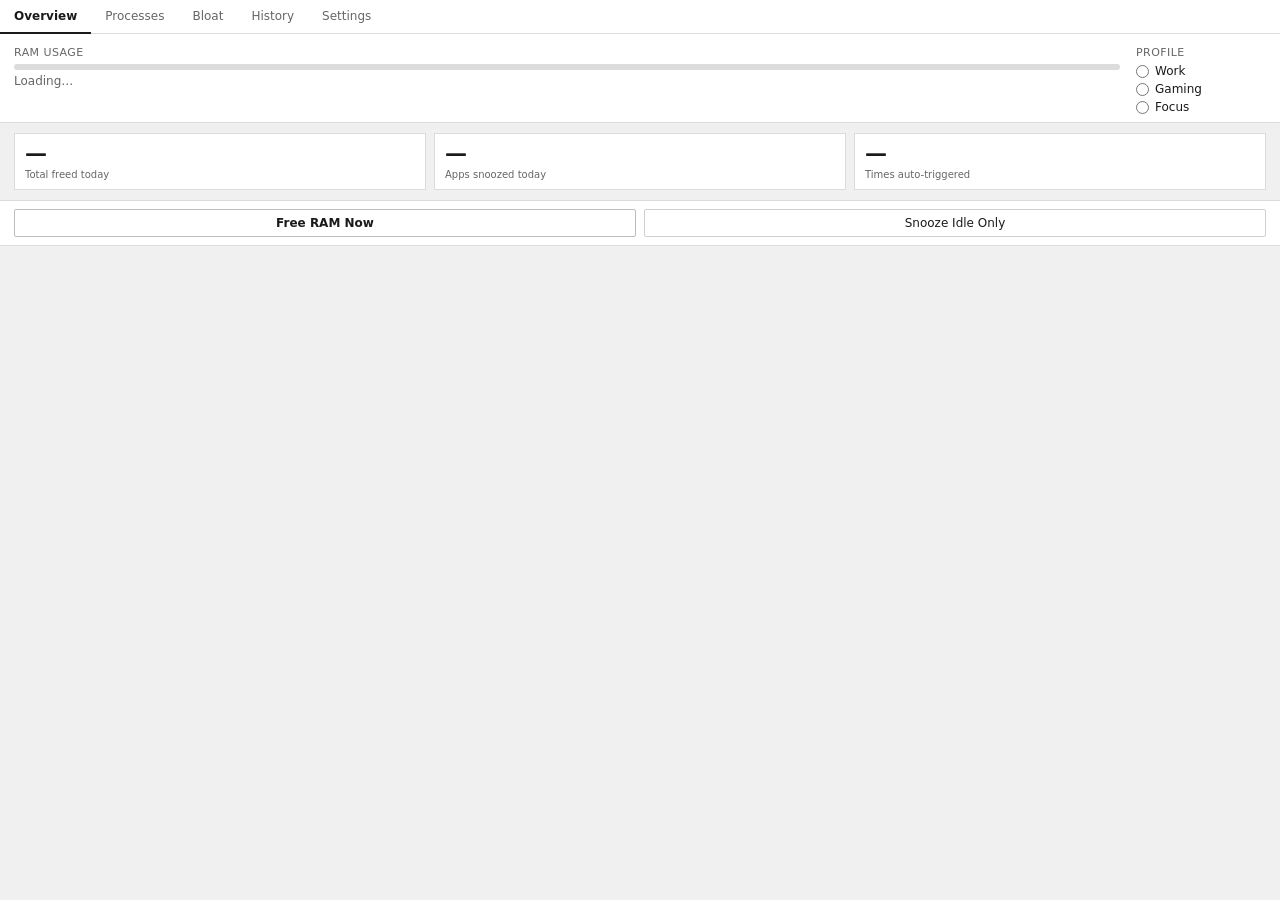
<file: src/detail_window/index.html>
<!DOCTYPE html>
<html lang="en">
<head>
  <meta charset="UTF-8" />
  <meta name="viewport" content="width=device-width, initial-scale=1.0" />
  <title>Gingify</title>
  <meta name="description" content="Gingify — RAM Manager for Windows. View processes, bloat, history and settings." />
  <link rel="stylesheet" href="app.css" />
</head>
<body>

  <!-- ── Tab Navigation ─────────────────────────────────────────────────────── -->
  <nav class="tab-bar" role="tablist" aria-label="Detail tabs">
    <button id="tab-btn-overview"   class="tab-btn active" data-tab="overview"   role="tab" aria-selected="true"  aria-controls="tab-overview">Overview</button>
    <button id="tab-btn-processes"  class="tab-btn"        data-tab="processes"  role="tab" aria-selected="false" aria-controls="tab-processes">Processes</button>
    <button id="tab-btn-bloat"      class="tab-btn"        data-tab="bloat"      role="tab" aria-selected="false" aria-controls="tab-bloat">Bloat</button>
    <button id="tab-btn-history"    class="tab-btn"        data-tab="history"    role="tab" aria-selected="false" aria-controls="tab-history">History</button>
    <button id="tab-btn-settings"   class="tab-btn"        data-tab="settings"   role="tab" aria-selected="false" aria-controls="tab-settings">Settings</button>
  </nav>

  <!-- ── Tab: Overview ──────────────────────────────────────────────────────── -->
  <section id="tab-overview" class="tab-content active" role="tabpanel" aria-labelledby="tab-btn-overview">

    <div class="overview-top">
      <!-- RAM Bar -->
      <div class="overview-ram-block">
        <div class="section-label">RAM Usage</div>
        <div class="ram-bar-track" role="progressbar" aria-label="RAM usage">
          <div id="ov-ram-bar-fill" class="ram-bar-fill"></div>
        </div>
        <div class="ram-detail-row">
          <span id="ov-ram-status" class="ram-status-text">Loading…</span>
          <span id="ov-ram-detail" class="ram-detail-text"></span>
        </div>
      </div>

      <!-- Profile selector -->
      <div class="overview-profile-block">
        <div class="section-label">Profile</div>
        <div class="profile-radio-group" id="ov-profile-group" role="group" aria-label="Active profile">
          <label class="profile-radio-label"><input type="radio" name="ov-profile" value="Work"   id="ov-profile-work"  /> Work</label>
          <label class="profile-radio-label"><input type="radio" name="ov-profile" value="Gaming" id="ov-profile-gaming"/> Gaming</label>
          <label class="profile-radio-label"><input type="radio" name="ov-profile" value="Focus"  id="ov-profile-focus" /> Focus</label>
        </div>
      </div>
    </div>

    <!-- Stats Cards -->
    <div class="stats-cards">
      <div class="stats-card" id="ov-card-freed">
        <div class="stats-card-value" id="ov-freed-value">—</div>
        <div class="stats-card-label">Total freed today</div>
      </div>
      <div class="stats-card" id="ov-card-apps">
        <div class="stats-card-value" id="ov-apps-value">—</div>
        <div class="stats-card-label">Apps snoozed today</div>
      </div>
      <div class="stats-card" id="ov-card-auto">
        <div class="stats-card-value" id="ov-auto-value">—</div>
        <div class="stats-card-label">Times auto-triggered</div>
      </div>
    </div>

    <!-- Action Buttons -->
    <div class="overview-actions">
      <button id="ov-btn-free-now"    class="btn btn-primary" style="flex:1">Free RAM Now</button>
      <button id="ov-btn-trim-idle"   class="btn"             style="flex:1">Snooze Idle Only</button>
    </div>

    <!-- Trim result feedback -->
    <div id="ov-trim-banner" class="trim-banner hidden"></div>

    <!-- Bloat alert -->
    <div id="ov-bloat-alert" class="bloat-alert hidden">
      <span id="ov-bloat-alert-text" class="bloat-alert-text"></span>
      <button id="ov-bloat-alert-link" class="btn btn-ghost" style="font-size:11px">View Bloat Panel →</button>
    </div>

  </section>

  <!-- ── Tab: Processes ─────────────────────────────────────────────────────── -->
  <section id="tab-processes" class="tab-content" role="tabpanel" aria-labelledby="tab-btn-processes">

    <div class="tab-toolbar">
      <label for="proc-sort" class="toolbar-label">Sort by:</label>
      <select id="proc-sort" class="toolbar-select">
        <option value="ram">RAM</option>
        <option value="name">Name</option>
        <option value="idle">Idle Time</option>
      </select>
      <input id="proc-filter" type="search" class="toolbar-filter" placeholder="Filter…" aria-label="Filter processes" />
      <button id="proc-btn-trim-all-idle" class="btn btn-primary" style="margin-left:auto">Snooze Idle Apps</button>
    </div>

    <div id="proc-list-container" class="scrollable-list">
      <p class="loading-text">Loading processes…</p>
    </div>

    <div class="tab-footer-row">
      <label class="toggle-label" for="proc-show-system">
        <input type="checkbox" id="proc-show-system" />
        Show system processes
      </label>
    </div>

  </section>

  <!-- ── Tab: Bloat ─────────────────────────────────────────────────────────── -->
  <section id="tab-bloat" class="tab-content" role="tabpanel" aria-labelledby="tab-btn-bloat">

    <div class="tab-intro">
      <div class="tab-intro-title">Windows AI &amp; Background Services</div>
      <div class="tab-intro-sub">These are running silently and eating your RAM.</div>
    </div>

    <div id="bloat-list-container" class="scrollable-list">
      <p class="loading-text">Loading bloat list…</p>
    </div>

    <div class="bloat-footer">
      <div id="bloat-total-text" class="bloat-total-text"></div>
      <button id="bloat-btn-suspend-all" class="btn btn-danger">Suspend All Bloat</button>
      <p class="bloat-note">Suspending does not uninstall or disable permanently. These apps resume when Windows restarts them.</p>
    </div>

  </section>

  <!-- ── Tab: History ───────────────────────────────────────────────────────── -->
  <section id="tab-history" class="tab-content" role="tabpanel" aria-labelledby="tab-btn-history">

    <div id="history-list-container" class="scrollable-list">
      <p class="loading-text">Loading history…</p>
    </div>

    <div class="history-footer">
      <span id="history-week-total" class="history-week-text"></span>
    </div>

  </section>

  <!-- ── Tab: Settings ──────────────────────────────────────────────────────── -->
  <section id="tab-settings" class="tab-content" role="tabpanel" aria-labelledby="tab-btn-settings">
    <div class="settings-scroll">

      <!-- Auto-snooze -->
      <div class="settings-group">
        <div class="settings-group-label">Auto-snooze</div>
        <div class="settings-row">
          <span class="settings-row-label">Enable auto-snooze</span>
          <label class="toggle-switch">
            <input type="checkbox" id="cfg-auto-trim-enabled" />
            <span class="toggle-track"><span class="toggle-thumb"></span></span>
          </label>
        </div>
        <div class="settings-row">
          <span class="settings-row-label">Trigger threshold</span>
          <select id="cfg-threshold" class="settings-select">
            <option value="70">70%</option>
            <option value="75">75%</option>
            <option value="80">80%</option>
            <option value="85">85%</option>
            <option value="90">90%</option>
          </select>
        </div>
        <div class="settings-row">
          <span class="settings-row-label">Idle time before snoozing</span>
          <select id="cfg-idle-time" class="settings-select">
            <option value="300">5 min</option>
            <option value="600">10 min</option>
            <option value="900">15 min</option>
            <option value="1200">20 min</option>
            <option value="1800">30 min</option>
          </select>
        </div>
      </div>

      <!-- Hard Suspend -->
      <div class="settings-group">
        <div class="settings-group-label">Hard Suspend</div>
        <div class="settings-row">
          <div>
            <span class="settings-row-label">Enable hard suspend (Gaming Mode)</span>
            <div class="settings-row-sub">Requires admin. More aggressive — apps fully freeze.</div>
          </div>
          <label class="toggle-switch">
            <input type="checkbox" id="cfg-hard-suspend" />
            <span class="toggle-track"><span class="toggle-thumb"></span></span>
          </label>
        </div>
      </div>

      <!-- Exclusions -->
      <div class="settings-group">
        <div class="settings-group-label">Exclusions</div>
        <div class="settings-row-stack">
          <div class="settings-row-label">Never snooze these apps:</div>
          <div id="exclusion-chips" class="exclusion-chip-row"></div>
          <div class="exclusion-add-row">
            <input type="text" id="exclusion-input" class="exclusion-input" placeholder="process.exe" aria-label="Process name to exclude" />
            <button id="exclusion-add-btn" class="btn btn-primary" style="font-size:11px;padding:4px 10px">+ Add</button>
          </div>
        </div>
      </div>

      <!-- System -->
      <div class="settings-group">
        <div class="settings-group-label">System</div>
        <div class="settings-row">
          <span class="settings-row-label">Start with Windows</span>
          <label class="toggle-switch">
            <input type="checkbox" id="cfg-start-on-login" />
            <span class="toggle-track"><span class="toggle-thumb"></span></span>
          </label>
        </div>
        <div class="settings-row">
          <span class="settings-row-label">Show notifications</span>
          <label class="toggle-switch">
            <input type="checkbox" id="cfg-notifications" />
            <span class="toggle-track"><span class="toggle-thumb"></span></span>
          </label>
        </div>
        <div class="settings-row">
          <span class="settings-row-label">Theme</span>
          <select id="cfg-theme" class="settings-select">
            <option value="system">System</option>
            <option value="light">Light</option>
            <option value="dark">Dark</option>
          </select>
        </div>
      </div>

      <!-- About -->
      <div class="settings-group">
        <div class="settings-group-label">About</div>
        <div class="about-row">
          <!-- FIX: version populated dynamically from Cargo.toml via app.getVersion() -->
          <span id="about-version" class="about-version">Gingify</span>
          <span class="about-sep">·</span>
          <button id="about-check-updates" class="btn btn-ghost" style="font-size:11px;padding:2px 6px">Check for updates</button>
          <span class="about-sep">·</span>
          <a id="about-github" href="#" class="about-link">GitHub</a>
          <span class="about-sep">·</span>
          <!-- FIX: Welcome Screen button removed — serves no purpose for end users -->
          <button id="about-quit" class="btn btn-ghost btn-danger" style="font-size:11px;padding:2px 6px">Quit Gingify</button>
        </div>
        <div id="about-update-badge" class="update-badge hidden"></div>
      </div>

    </div>
  </section>

  <script src="app.js" defer></script>
</body>
</html>
</file>
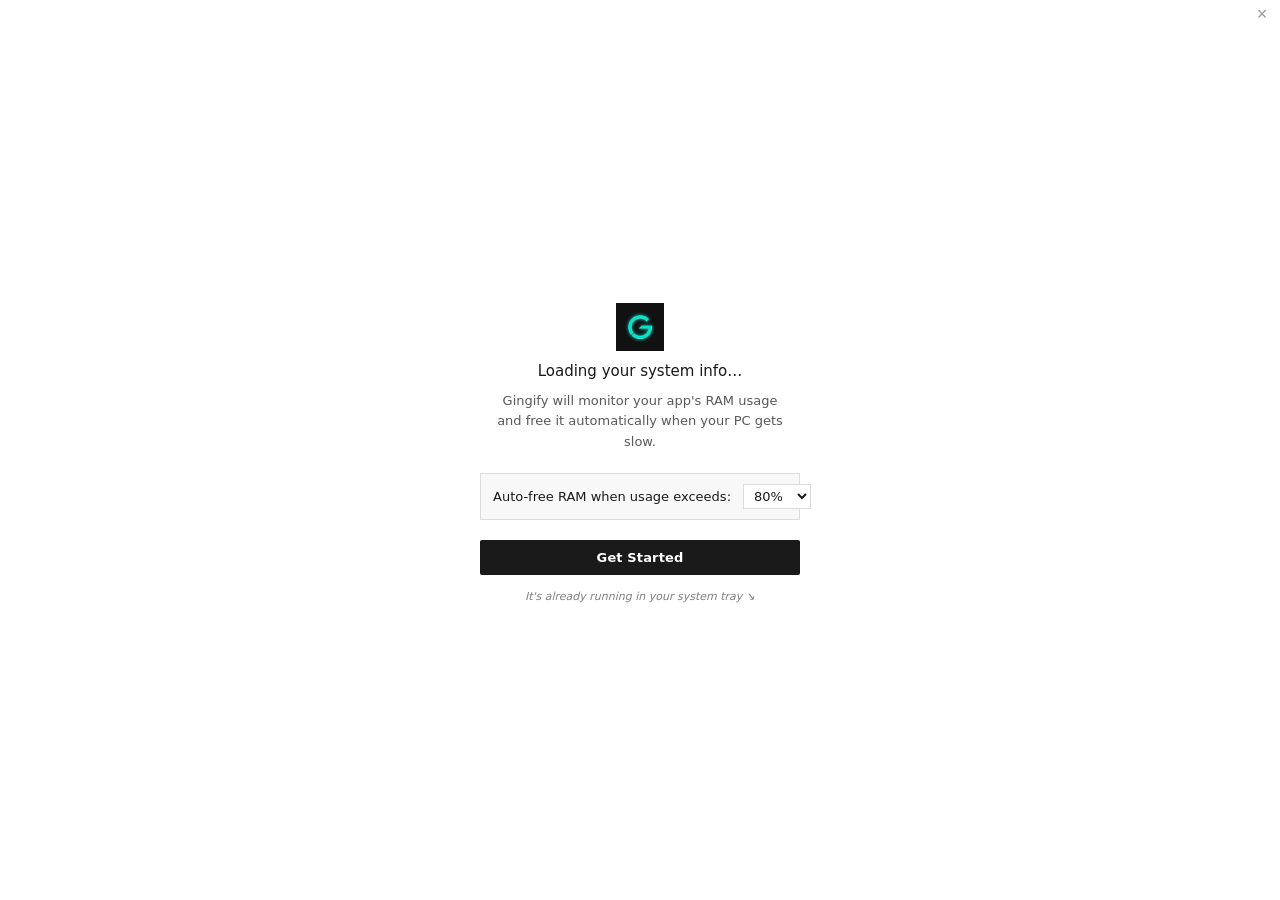
<file: src/onboarding/index.html>
<!DOCTYPE html>
<html lang="en">
<head>
  <meta charset="UTF-8" />
  <meta name="viewport" content="width=device-width, initial-scale=1.0" />
  <title>Gingify — Welcome</title>
  <link rel="stylesheet" href="onboarding.css" />
</head>
<body>
  <!-- Drag bar: gives a grab target since decorations are off, hosts the close button -->
  <div class="drag-bar">
    <button id="close-btn" class="close-btn" aria-label="Close" title="Close">&#215;</button>
  </div>

  <div class="container" id="container">

    <!-- App icon -->
    <img src="../icons/128x128.png" alt="Gingify" style="width:48px;height:48px;margin-bottom:8px;object-fit:contain;" />

    <!-- Headline — filled by JS with live system values -->
    <p class="headline" id="headline">
      Loading your system info…
    </p>

    <!-- Description -->
    <p class="description">
      Gingify will monitor your app's RAM usage<br />
      and free it automatically when your PC gets slow.
    </p>

    <!-- Threshold row -->
    <div class="threshold-row">
      <label for="threshold-select">Auto-free RAM when usage exceeds:</label>
      <select id="threshold-select">
        <option value="70">70%</option>
        <option value="75">75%</option>
        <option value="80" selected>80%</option>
        <option value="85">85%</option>
        <option value="90">90%</option>
      </select>
    </div>

    <!-- CTA -->
    <button id="get-started-btn" class="btn-primary">Get Started</button>

    <!-- Hint -->
    <p class="hint">It's already running in your system tray ↘</p>

  </div>

  <script src="onboarding.js"></script>
</body>
</html>
</file>
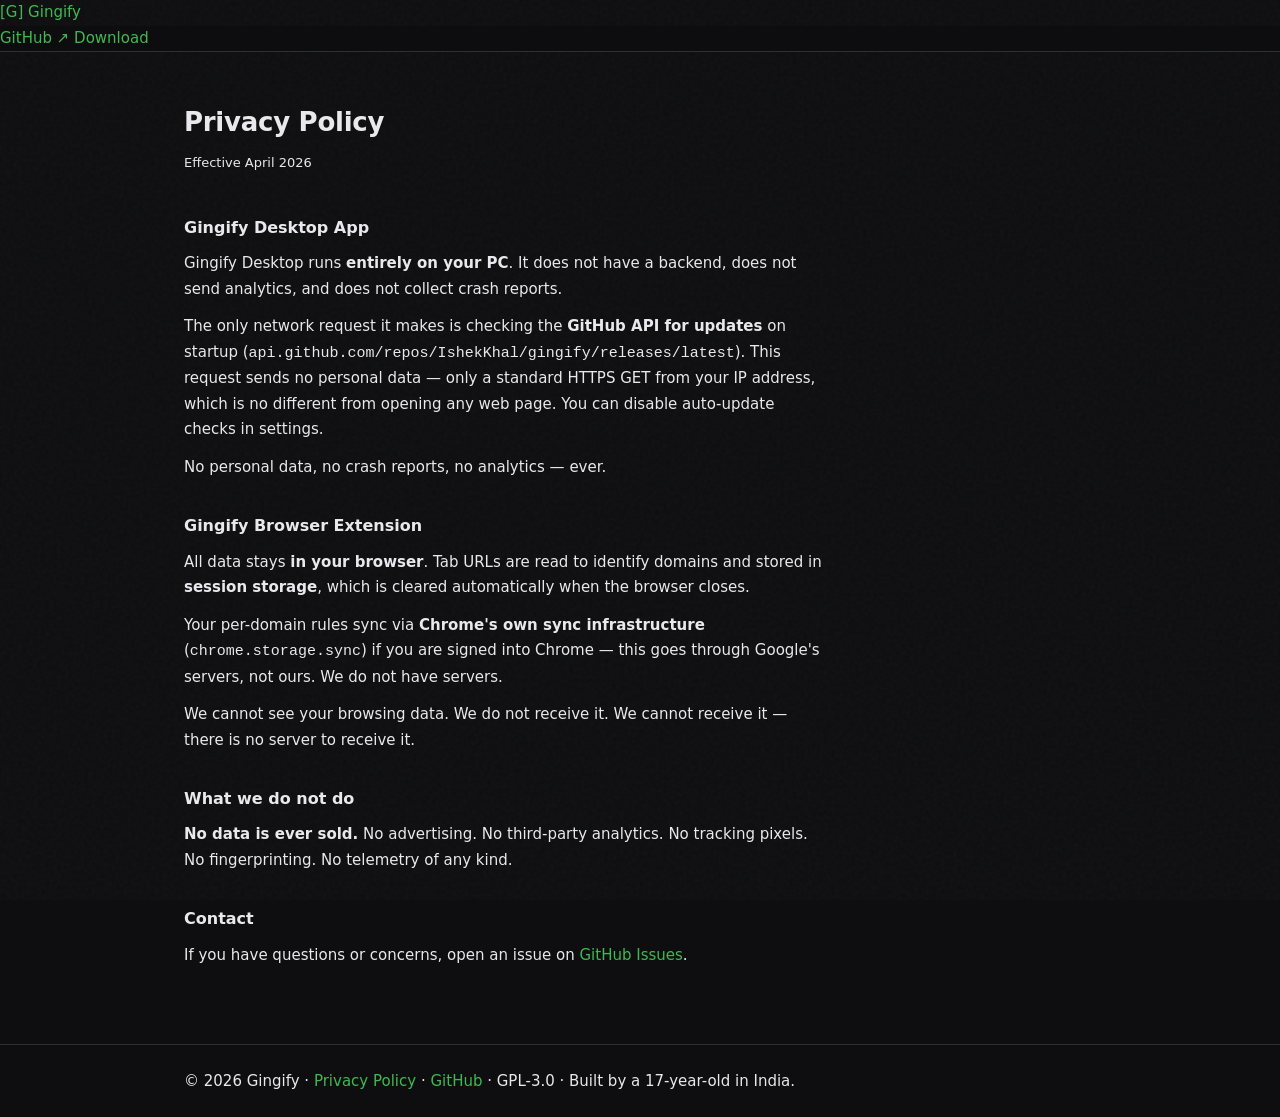
<file: privacy.html>
<!DOCTYPE html>
<html lang="en">
<head>
  <meta charset="UTF-8" />
  <meta name="viewport" content="width=device-width, initial-scale=1.0" />
  <title>Privacy Policy — Gingify</title>
  <link rel="stylesheet" href="style.css" />
  <style>
    .privacy-body {
      padding: 48px 0 64px;
      max-width: 640px;
    }
    .privacy-body h1 {
      font-size: 26px;
      font-weight: 700;
      margin-bottom: 8px;
      letter-spacing: -0.01em;
    }
    .privacy-body .updated {
      font-size: 13px;
      color: var(--text-secondary);
      margin-bottom: 40px;
    }
    .privacy-body h2 {
      font-size: 16px;
      font-weight: 700;
      margin: 32px 0 10px;
    }
    .privacy-body p {
      color: var(--text-secondary);
      margin-bottom: 12px;
      font-size: 15px;
    }
    .privacy-body p strong {
      color: var(--text-primary);
    }
  </style>
</head>
<body>

  <!-- ── Header ──────────────────────────────────────────────── -->
  <header class="site-header">
    <div class="header-inner">
      <a class="logo" href="index.html">[G] Gingify</a>
      <nav class="header-nav">
        <a href="https://github.com/IshekKhal/gingify" target="_blank" rel="noopener">GitHub ↗</a>
        <a href="index.html#download">Download</a>
      </nav>
    </div>
  </header>

  <!-- ── Privacy Policy ──────────────────────────────────────── -->
  <div class="container">
    <div class="privacy-body">
      <h1>Privacy Policy</h1>
      <p class="updated">Effective April 2026</p>

      <h2>Gingify Desktop App</h2>
      <p>Gingify Desktop runs <strong>entirely on your PC</strong>. It does not have a backend, does not send analytics, and does not collect crash reports.</p>
      <p>The only network request it makes is checking the <strong>GitHub API for updates</strong> on startup (<code>api.github.com/repos/IshekKhal/gingify/releases/latest</code>). This request sends no personal data — only a standard HTTPS GET from your IP address, which is no different from opening any web page. You can disable auto-update checks in settings.</p>
      <p>No personal data, no crash reports, no analytics — ever.</p>

      <h2>Gingify Browser Extension</h2>
      <p>All data stays <strong>in your browser</strong>. Tab URLs are read to identify domains and stored in <strong>session storage</strong>, which is cleared automatically when the browser closes.</p>
      <p>Your per-domain rules sync via <strong>Chrome's own sync infrastructure</strong> (<code>chrome.storage.sync</code>) if you are signed into Chrome — this goes through Google's servers, not ours. We do not have servers.</p>
      <p>We cannot see your browsing data. We do not receive it. We cannot receive it — there is no server to receive it.</p>

      <h2>What we do not do</h2>
      <p>
        <strong>No data is ever sold.</strong> No advertising. No third-party analytics. No tracking pixels. No fingerprinting. No telemetry of any kind.
      </p>

      <h2>Contact</h2>
      <p>If you have questions or concerns, open an issue on <a href="https://github.com/IshekKhal/gingify/issues" target="_blank" rel="noopener">GitHub Issues</a>.</p>
    </div>
  </div>

  <!-- ── Footer ──────────────────────────────────────────────── -->
  <footer class="site-footer">
    <div class="container">
      <p>© 2026 Gingify · <a href="privacy.html">Privacy Policy</a> · <a href="https://github.com/IshekKhal/gingify" target="_blank" rel="noopener">GitHub</a> · GPL-3.0 · Built by a 17-year-old in India.</p>
    </div>
  </footer>

</body>
</html>
</file>
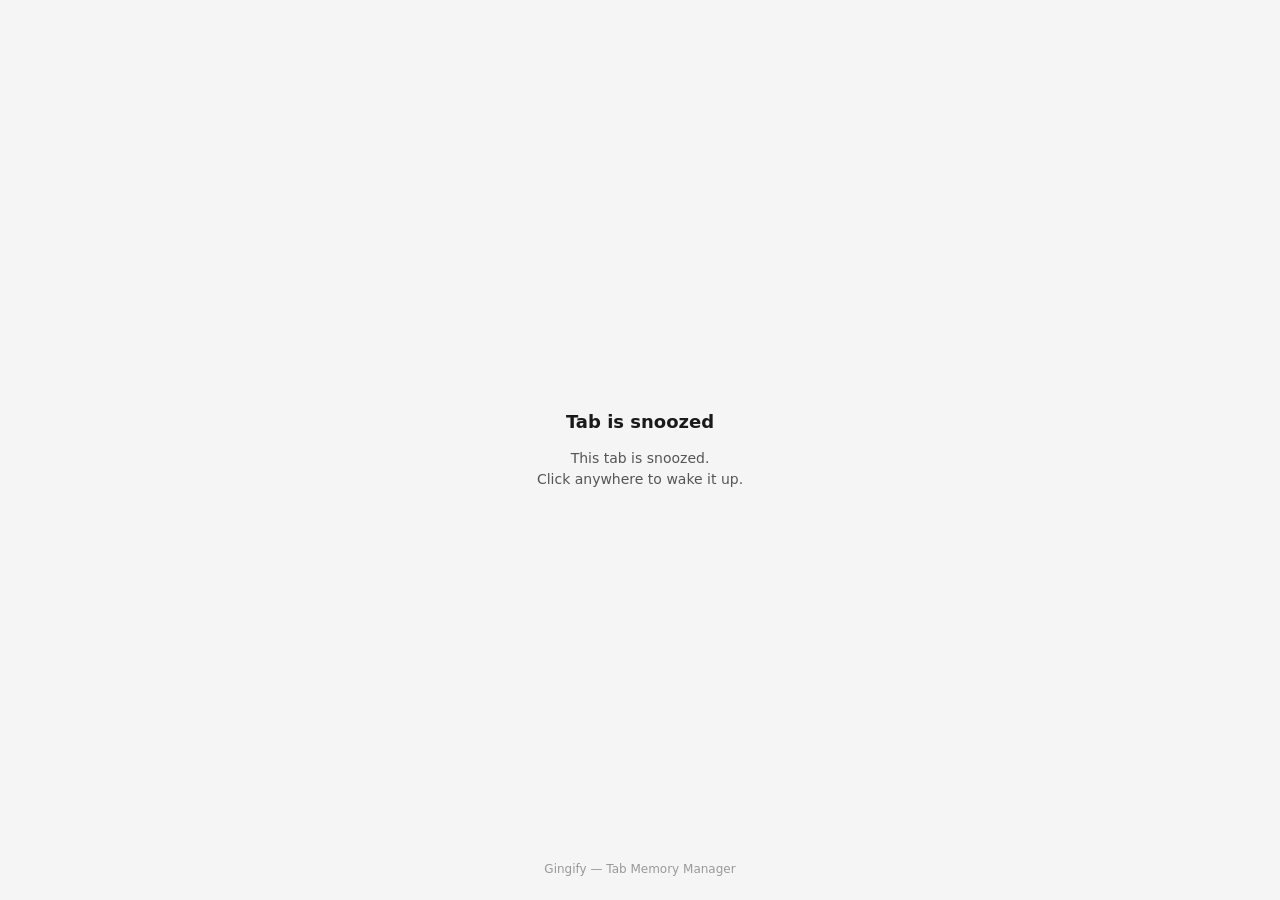
<file: gingify-extension/sleep.html>
<!DOCTYPE html>
<html lang="en">
<head>
  <meta charset="UTF-8">
  <meta name="viewport" content="width=device-width, initial-scale=1.0">
  <title>Tab Snoozed — Gingify</title>
  <style>
    *, *::before, *::after { box-sizing: border-box; margin: 0; padding: 0; }

    :root {
      --bg: #1a1a1a;
      --text: #e8e8e8;
      --domain: #ffffff;
      --muted: #9e9e9e;
      --subtle: #616161;
      --hint: #424242;
    }

    @media (prefers-color-scheme: light) {
      :root {
        --bg: #f5f5f5;
        --text: #1a1a1a;
        --domain: #1a1a1a;
        --muted: #555555;
        --subtle: #777777;
        --hint: #999999;
      }
    }

    html, body {
      height: 100%;
      background: var(--bg);
      color: var(--text);
      font-family: 'Segoe UI', system-ui, sans-serif;
      cursor: pointer;
      user-select: none;
    }

    body {
      display: flex;
      flex-direction: column;
      align-items: center;
      justify-content: center;
      gap: 16px;
      text-align: center;
    }

    .favicon {
      width: 32px;
      height: 32px;
      border-radius: 6px;
      object-fit: contain;
    }

    .domain {
      font-size: 18px;
      font-weight: 600;
      color: var(--domain);
    }

    .message {
      font-size: 14px;
      color: var(--muted);
      line-height: 1.5;
    }

    .ram-saved {
      font-size: 13px;
      color: var(--subtle);
      margin-top: 4px;
    }

    .hint {
      position: fixed;
      bottom: 24px;
      font-size: 12px;
      color: var(--hint);
    }
  </style>
</head>
<body>
  <img id="favicon" class="favicon" alt="" style="display:none">
  <div id="domain" class="domain">Tab is snoozed</div>
  <div class="message">This tab is snoozed.<br>Click anywhere to wake it up.</div>
  <div id="ram-saved" class="ram-saved" style="display:none"></div>
  <div class="hint">Gingify — Tab Memory Manager</div>

  <script src="sleep.js"></script>
</body>
</html>
</file>
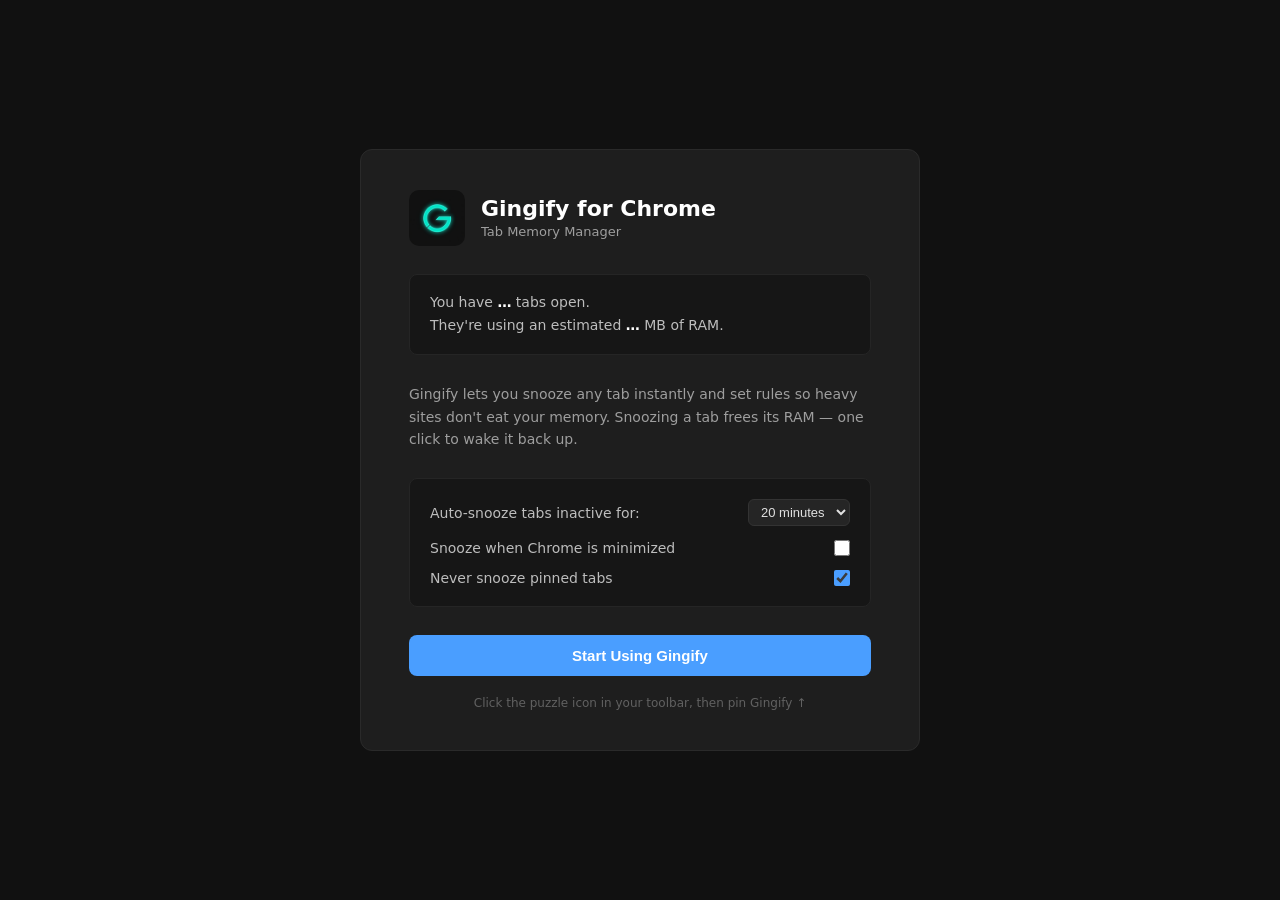
<file: gingify-extension/welcome.html>
<!DOCTYPE html>
<html lang="en">
<head>
  <meta charset="UTF-8">
  <meta name="viewport" content="width=device-width, initial-scale=1.0">
  <title>Welcome to Gingify</title>
  <style>
    *, *::before, *::after { box-sizing: border-box; margin: 0; padding: 0; }

    body {
      min-height: 100vh;
      background: #111;
      color: #e0e0e0;
      font-family: 'Segoe UI', system-ui, sans-serif;
      display: flex;
      align-items: center;
      justify-content: center;
      padding: 32px 16px;
    }

    .card {
      background: #1e1e1e;
      border: 1px solid #2a2a2a;
      border-radius: 12px;
      padding: 40px 48px;
      max-width: 560px;
      width: 100%;
    }

    .header {
      display: flex;
      align-items: center;
      gap: 16px;
      margin-bottom: 28px;
    }

    .header img { width: 56px; height: 56px; border-radius: 10px; }

    .header-text h1 {
      font-size: 22px;
      font-weight: 700;
      color: #fff;
      line-height: 1.2;
    }

    .header-text p {
      font-size: 13px;
      color: #9e9e9e;
      margin-top: 2px;
    }

    .stats {
      background: #161616;
      border: 1px solid #252525;
      border-radius: 8px;
      padding: 16px 20px;
      margin-bottom: 28px;
      font-size: 14px;
      color: #bdbdbd;
      line-height: 1.7;
    }

    .stats strong { color: #fff; }

    .description {
      font-size: 14px;
      color: #9e9e9e;
      line-height: 1.6;
      margin-bottom: 28px;
    }

    .settings-box {
      background: #161616;
      border: 1px solid #252525;
      border-radius: 8px;
      padding: 20px;
      margin-bottom: 28px;
      display: flex;
      flex-direction: column;
      gap: 14px;
    }

    .setting-row {
      display: flex;
      align-items: center;
      justify-content: space-between;
      gap: 16px;
      font-size: 14px;
      color: #bdbdbd;
    }

    .setting-row label { cursor: pointer; }

    select {
      background: #252525;
      border: 1px solid #333;
      border-radius: 6px;
      color: #e0e0e0;
      font-size: 13px;
      padding: 4px 8px;
      cursor: pointer;
    }

    select:focus { outline: 2px solid #4a9eff; outline-offset: 1px; }

    input[type="checkbox"] {
      width: 16px;
      height: 16px;
      accent-color: #4a9eff;
      cursor: pointer;
      flex-shrink: 0;
    }

    .btn-primary {
      width: 100%;
      padding: 12px;
      background: #4a9eff;
      color: #fff;
      font-size: 15px;
      font-weight: 600;
      border: none;
      border-radius: 8px;
      cursor: pointer;
      transition: background 0.15s;
    }

    .btn-primary:hover { background: #3d8ee6; }

    .hint {
      margin-top: 20px;
      font-size: 12px;
      color: #616161;
      text-align: center;
    }
  </style>
</head>
<body>
  <div class="card">
    <div class="header">
      <img src="icons/icon128.png" alt="Gingify icon">
      <div class="header-text">
        <h1>Gingify for Chrome</h1>
        <p>Tab Memory Manager</p>
      </div>
    </div>

    <div class="stats">
      You have <strong id="tab-count">…</strong> tabs open.<br>
      They're using an estimated <strong id="ram-used">…</strong> MB of RAM.
    </div>

    <p class="description">
      Gingify lets you snooze any tab instantly and set rules so heavy sites
      don't eat your memory. Snoozing a tab frees its RAM — one click to wake it back up.
    </p>

    <div class="settings-box">
      <div class="setting-row">
        <label for="sleep-after">Auto-snooze tabs inactive for:</label>
        <select id="sleep-after">
          <option value="5">5 minutes</option>
          <option value="10">10 minutes</option>
          <option value="15">15 minutes</option>
          <option value="20" selected>20 minutes</option>
          <option value="30">30 minutes</option>
          <option value="0">Never</option>
        </select>
      </div>
      <div class="setting-row">
        <label for="sleep-minimize">Snooze when Chrome is minimized</label>
        <input type="checkbox" id="sleep-minimize">
      </div>
      <div class="setting-row">
        <label for="no-pinned">Never snooze pinned tabs</label>
        <input type="checkbox" id="no-pinned" checked>
      </div>
    </div>

    <button class="btn-primary" id="start-btn">Start Using Gingify</button>

    <p class="hint">Click the puzzle icon in your toolbar, then pin Gingify ↑</p>
  </div>

  <script src="welcome.js"></script>
</body>
</html>
</file>
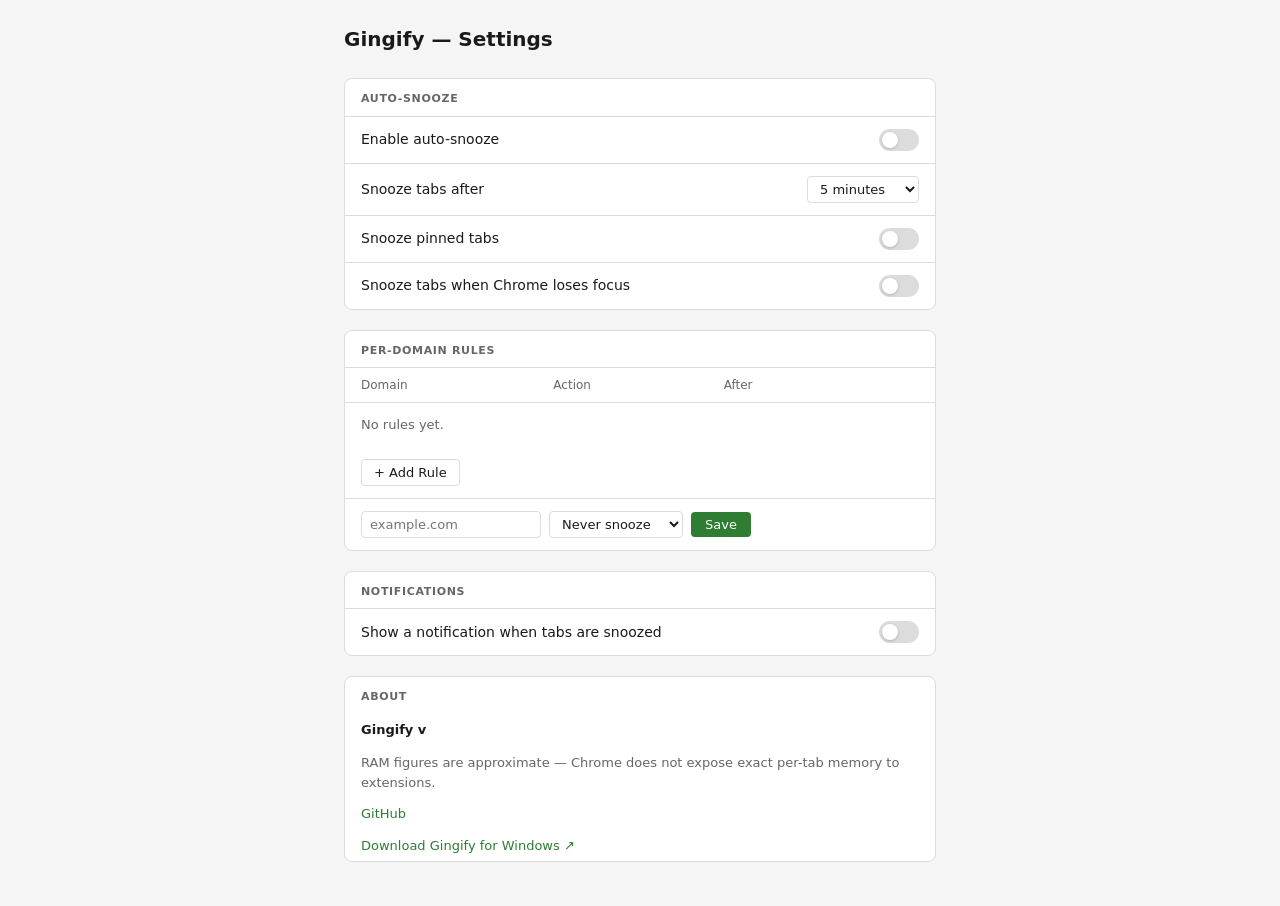
<file: gingify-extension/options/options.html>
<!DOCTYPE html>
<html lang="en">
<head>
  <meta charset="UTF-8">
  <meta name="viewport" content="width=device-width, initial-scale=1.0">
  <title>Gingify — Settings</title>
  <link rel="stylesheet" href="options.css">
</head>
<body>
  <main>
    <h1>Gingify — Settings</h1>

    <!-- Auto-Sleep Section -->
    <section class="settings-section">
      <h2 class="section-title">Auto-Snooze</h2>

      <div class="setting-row">
        <label class="setting-label" for="auto-sleep-toggle">Enable auto-snooze</label>
        <label class="toggle-switch">
          <input type="checkbox" id="auto-sleep-toggle">
          <span class="toggle-track"><span class="toggle-thumb"></span></span>
        </label>
      </div>

      <div class="setting-row">
        <label class="setting-label" for="auto-sleep-after">Snooze tabs after</label>
        <select id="auto-sleep-after">
          <option value="5">5 minutes</option>
          <option value="10">10 minutes</option>
          <option value="20">20 minutes</option>
          <option value="30">30 minutes</option>
          <option value="60">1 hour</option>
          <option value="120">2 hours</option>
        </select>
      </div>

      <div class="setting-row">
        <label class="setting-label" for="sleep-pinned-toggle">Snooze pinned tabs</label>
        <label class="toggle-switch">
          <input type="checkbox" id="sleep-pinned-toggle">
          <span class="toggle-track"><span class="toggle-thumb"></span></span>
        </label>
      </div>

      <div class="setting-row">
        <label class="setting-label" for="sleep-minimize-toggle">Snooze tabs when Chrome loses focus</label>
        <label class="toggle-switch">
          <input type="checkbox" id="sleep-minimize-toggle">
          <span class="toggle-track"><span class="toggle-thumb"></span></span>
        </label>
      </div>
    </section>

    <!-- Per-Domain Rules Section -->
    <section class="settings-section">
      <h2 class="section-title">Per-Domain Rules</h2>

      <table id="rules-table" class="rules-table">
        <thead>
          <tr>
            <th>Domain</th>
            <th>Action</th>
            <th>After</th>
            <th></th>
          </tr>
        </thead>
        <tbody id="rules-tbody"></tbody>
      </table>

      <div id="no-rules-msg" class="no-rules-msg">No rules yet.</div>

      <button id="add-rule-btn" class="btn-secondary">+ Add Rule</button>

      <div id="add-rule-form" class="add-rule-form" hidden>
        <input type="text" id="rule-domain" placeholder="example.com" autocomplete="off">
        <select id="rule-action">
          <option value="never">Never snooze</option>
          <option value="sleep">Snooze after…</option>
        </select>
        <input type="number" id="rule-after" min="1" max="1440" placeholder="mins" hidden>
        <button id="save-rule-btn" class="btn-primary">Save</button>
      </div>

      <div id="storage-warning" class="storage-warning" hidden>
        Storage <span id="storage-pct"></span>% full — approaching limit.
      </div>
      <div id="storage-full-error" class="storage-full-error" hidden>
        Storage full — remove old rules to add new ones.
      </div>
    </section>

    <!-- Notifications Section -->
    <section class="settings-section">
      <h2 class="section-title">Notifications</h2>

      <div class="setting-row">
        <label class="setting-label" for="notifications-toggle">Show a notification when tabs are snoozed</label>
        <label class="toggle-switch">
          <input type="checkbox" id="notifications-toggle">
          <span class="toggle-track"><span class="toggle-thumb"></span></span>
        </label>
      </div>
    </section>

    <!-- About Section -->
    <section class="settings-section about-section">
      <h2 class="section-title">About</h2>
      <p class="about-version">Gingify v<span id="version-number"></span></p>
      <p class="about-note">RAM figures are approximate — Chrome does not expose exact per-tab memory to extensions.</p>
      <p><a href="https://github.com/IshekKhal/gingify" target="_blank" rel="noopener">GitHub</a></p>
      <p><a href="https://github.com/IshekKhal/gingify/releases" target="_blank" rel="noopener">Download Gingify for Windows ↗</a></p>
    </section>
  </main>

  <script type="module" src="options.js"></script>
</body>
</html>
</file>
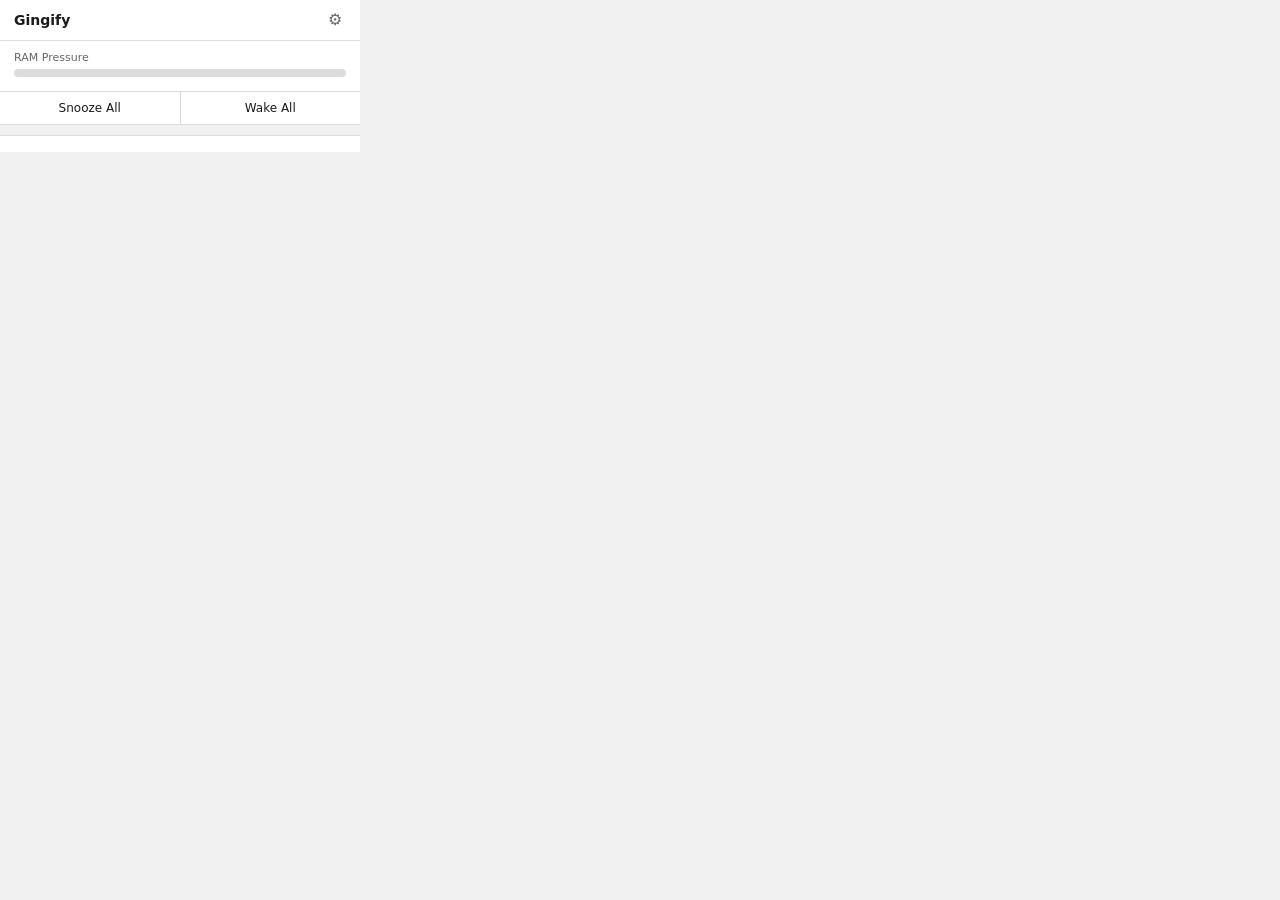
<file: gingify-extension/popup/popup.html>
<!DOCTYPE html>
<html lang="en">
<head>
  <meta charset="UTF-8">
  <meta name="viewport" content="width=device-width, initial-scale=1.0">
  <title>Gingify</title>
  <link rel="stylesheet" href="popup.css">
</head>
<body>
  <header id="header">
    <span id="header-title">Gingify</span>
    <button id="settings-btn" title="Settings">⚙</button>
  </header>
  <hr class="divider">
  <div id="ram-section">
    <div id="ram-label">RAM Pressure</div>
    <div id="ram-bar-track"><div id="ram-bar-fill"></div></div>
    <div id="ram-status"></div>
  </div>
  <hr class="divider">
  <div id="action-row">
    <button id="sleep-all-btn">Snooze All</button>
    <button id="wake-all-btn">Wake All</button>
  </div>
  <hr class="divider">
  <div id="tab-section-label"></div>
  <div id="tab-list"></div>
  <footer id="footer"></footer>
  <script type="module" src="popup.js"></script>
</body>
</html>
</file>
<file: src/detail_window/app.css>
/* ============================================================
   Gingify Detail Window — Styles
   Imports shared.css for design tokens and base styles.
   Additional styles specific to the detail window only.
   ============================================================ */

@import '../shared.css';

/* ── Body ───────────────────────────────────────────────────── */
body {
  font-family: 'Segoe UI', system-ui, sans-serif;
  font-size: 13px;
  background: var(--bg);
  color: var(--text-primary);
  width: 100%;
  height: 100vh;
  display: flex;
  flex-direction: column;
  overflow: hidden;
  user-select: none;
}

/* ── Tab Bar ────────────────────────────────────────────────── */
.tab-bar {
  display: flex;
  background: var(--surface);
  border-bottom: 1px solid var(--divider);
  flex-shrink: 0;
}

.tab-btn {
  background: none;
  border: none;
  border-bottom: 2px solid transparent;
  padding: 9px 14px;
  font-family: 'Segoe UI', system-ui, sans-serif;
  font-size: 12px;
  color: var(--text-secondary);
  cursor: pointer;
  margin-bottom: -1px;
  white-space: nowrap;
}

.tab-btn:hover {
  color: var(--text-primary);
  background: var(--btn-hover-bg);
}

.tab-btn.active {
  color: var(--text-primary);
  border-bottom-color: var(--text-primary);
  font-weight: 600;
}

/* ── Tab Content Sections ───────────────────────────────────── */
.tab-content {
  display: none;
  flex: 1;
  overflow: hidden;
  flex-direction: column;
}

.tab-content.active {
  display: flex;
}

/* ── Section Label ──────────────────────────────────────────── */
.section-label {
  font-size: 11px;
  color: var(--text-secondary);
  text-transform: uppercase;
  letter-spacing: 0.04em;
  margin-bottom: 5px;
}

/* ── Loading / empty text ───────────────────────────────────── */
.loading-text {
  font-size: 12px;
  color: var(--text-secondary);
  padding: 12px 14px;
}

/* ─────────────────────────────────────────────────────────────
   OVERVIEW TAB
   ───────────────────────────────────────────────────────────── */

.overview-top {
  display: flex;
  gap: 16px;
  padding: 12px 14px 8px;
  background: var(--surface);
  border-bottom: 1px solid var(--divider);
  flex-shrink: 0;
}

.overview-ram-block {
  flex: 1;
}

.overview-profile-block {
  flex-shrink: 0;
  min-width: 130px;
}

.ram-bar-track {
  width: 100%;
  height: 6px;
  background: var(--divider);
  border-radius: 3px;
  overflow: hidden;
  margin-bottom: 4px;
}

.ram-bar-fill {
  height: 100%;
  width: 0%;
  background: var(--green);
  border-radius: 3px;
  transition: width 0.4s ease, background 0.4s ease;
}

.ram-detail-row {
  display: flex;
  justify-content: space-between;
}

.ram-status-text {
  font-size: 12px;
  color: var(--text-secondary);
}

.ram-detail-text {
  font-size: 11px;
  color: var(--text-secondary);
}

/* Profile radio group */
.profile-radio-group {
  display: flex;
  flex-direction: column;
  gap: 4px;
}

.profile-radio-label {
  display: flex;
  align-items: center;
  gap: 6px;
  font-size: 12px;
  color: var(--text-primary);
  cursor: pointer;
}

.profile-radio-label input[type="radio"] {
  accent-color: var(--text-primary);
  cursor: pointer;
}

/* Stats cards */
.stats-cards {
  display: flex;
  gap: 8px;
  padding: 10px 14px;
  background: var(--bg);
  flex-shrink: 0;
  border-bottom: 1px solid var(--divider);
}

.stats-card {
  flex: 1;
  border: 1px solid var(--divider);
  background: var(--surface);
  padding: 8px 10px;
  display: flex;
  flex-direction: column;
  gap: 2px;
}

.stats-card-value {
  font-size: 22px;
  font-weight: 700;
  color: var(--text-primary);
  line-height: 1.1;
}

.stats-card-label {
  font-size: 10px;
  color: var(--text-secondary);
  line-height: 1.3;
}

/* Overview actions */
.overview-actions {
  display: flex;
  gap: 8px;
  padding: 8px 14px;
  background: var(--surface);
  border-bottom: 1px solid var(--divider);
  flex-shrink: 0;
}

/* Trim result banner */
.trim-banner {
  padding: 6px 14px;
  font-size: 12px;
  color: var(--green);
  background: var(--green-bg);
  flex-shrink: 0;
}

.trim-banner.banner-amber {
  color: var(--amber);
  background: var(--amber-bg);
}

/* Bloat alert */
.bloat-alert {
  display: flex;
  align-items: center;
  justify-content: space-between;
  padding: 6px 14px;
  background: var(--amber-bg);
  border-bottom: 1px solid var(--divider);
  flex-shrink: 0;
}

.bloat-alert-text {
  font-size: 12px;
  color: var(--amber);
}

/* ─────────────────────────────────────────────────────────────
   PROCESSES TAB
   ───────────────────────────────────────────────────────────── */

.tab-toolbar {
  display: flex;
  align-items: center;
  gap: 8px;
  padding: 8px 12px;
  background: var(--surface);
  border-bottom: 1px solid var(--divider);
  flex-shrink: 0;
  flex-wrap: wrap;
}

.toolbar-label {
  font-size: 11px;
  color: var(--text-secondary);
  white-space: nowrap;
}

.toolbar-select {
  font-size: 12px;
}

.toolbar-filter {
  font-size: 12px;
  width: 120px;
}

/* Scrollable list area */
.scrollable-list {
  flex: 1;
  overflow-y: auto;
  background: var(--surface);
}

/* Process table header */
.proc-table-header {
  display: grid;
  /* FIX: fixed column widths so Snooze button never bleeds into Status column */
  grid-template-columns: 1fr 90px 90px 80px 80px;
  padding: 4px 12px;
  font-size: 10px;
  color: var(--text-secondary);
  text-transform: uppercase;
  letter-spacing: 0.04em;
  border-bottom: 1px solid var(--divider);
  background: var(--bg);
  position: sticky;
  top: 0;
  z-index: 1;
}

/* Process rows */
.proc-row {
  display: grid;
  /* FIX: fixed column widths so Snooze button never bleeds into Status column */
  grid-template-columns: 1fr 90px 90px 80px 80px;
  align-items: center;
  padding: 5px 12px;
  border-bottom: 1px solid var(--divider);
  cursor: pointer;
  background: var(--surface);
}

.proc-row:last-child {
  border-bottom: none;
}

.proc-row:hover {
  background: var(--row-hover-bg);
}

.proc-row.is-suspended {
  background: var(--suspended-tint);
}

.proc-row.is-protected {
  opacity: 0.45;
  cursor: not-allowed;
}

.proc-row-name {
  display: flex;
  align-items: center;
  gap: 6px;
  overflow: hidden;
}

.proc-row-dot {
  width: 7px;
  height: 7px;
  border-radius: 50%;
  flex-shrink: 0;
}

.proc-row-icon {
  width: 16px;
  height: 16px;
  flex-shrink: 0;
  object-fit: contain;
  image-rendering: auto;
}

.proc-row-name-text {
  font-size: 12px;
  white-space: nowrap;
  overflow: hidden;
  text-overflow: ellipsis;
}

.proc-row-ram,
.proc-row-idle,
.proc-row-status {
  font-size: 11px;
  color: var(--text-secondary);
}

.proc-row-actions {
  display: flex;
  gap: 4px;
  justify-content: flex-end;
}

.proc-action-btn {
  font-family: 'Segoe UI', system-ui, sans-serif;
  font-size: 10px;
  padding: 2px 6px;
  border: 1px solid var(--border);
  border-radius: 2px;
  background: var(--surface);
  color: var(--text-primary);
  cursor: pointer;
  white-space: nowrap;
}

.proc-action-btn:hover {
  background: var(--btn-hover-bg);
}

.proc-action-btn:disabled {
  opacity: 0.4;
  cursor: not-allowed;
}

/* Expanded process detail */
.proc-expand {
  padding: 6px 12px 8px 26px;
  background: var(--bg);
  border-bottom: 1px solid var(--divider);
  font-size: 11px;
  color: var(--text-secondary);
}

.proc-expand-path {
  margin-bottom: 4px;
  word-break: break-all;
}

.proc-expand-actions {
  margin-top: 6px;
  display: flex;
  gap: 6px;
}

/* System processes footer */
.tab-footer-row {
  display: flex;
  align-items: center;
  padding: 7px 12px;
  background: var(--bg);
  border-top: 1px solid var(--divider);
  flex-shrink: 0;
}

.tab-footer-row .toggle-label {
  display: flex;
  align-items: center;
  gap: 6px;
  font-size: 11px;
  color: var(--text-secondary);
  cursor: pointer;
}

/* ─────────────────────────────────────────────────────────────
   BLOAT TAB
   ───────────────────────────────────────────────────────────── */

.tab-intro {
  padding: 10px 14px 6px;
  border-bottom: 1px solid var(--divider);
  background: var(--surface);
  flex-shrink: 0;
}

.tab-intro-title {
  font-size: 13px;
  font-weight: 600;
  color: var(--text-primary);
}

.tab-intro-sub {
  font-size: 11px;
  color: var(--text-secondary);
  margin-top: 2px;
}

.bloat-entry {
  padding: 8px 14px;
  border-bottom: 1px solid var(--divider);
  background: var(--surface);
}

.bloat-entry.not-running {
  opacity: 0.5;
}

.bloat-entry-header {
  display: flex;
  align-items: center;
  justify-content: space-between;
  gap: 8px;
}

.bloat-entry-name {
  font-size: 13px;
  font-weight: 600;
  color: var(--text-primary);
  flex: 1;
}

.bloat-entry-ram {
  font-size: 12px;
  color: var(--text-secondary);
  min-width: 60px;
  text-align: right;
}

.bloat-entry-actions {
  display: flex;
  gap: 4px;
}

.bloat-entry-exes {
  font-size: 10px;
  color: var(--text-secondary);
  margin-top: 2px;
}

.bloat-entry-info {
  margin-top: 6px;
  padding: 6px 8px;
  background: var(--bg);
  border: 1px solid var(--divider);
  font-size: 11px;
  color: var(--text-secondary);
  line-height: 1.5;
}

.bloat-footer {
  flex-shrink: 0;
  padding: 8px 14px;
  border-top: 1px solid var(--divider);
  background: var(--bg);
  display: flex;
  flex-direction: column;
  gap: 6px;
}

.bloat-total-text {
  font-size: 12px;
  color: var(--text-primary);
  font-weight: 600;
}

.bloat-note {
  font-size: 10px;
  color: var(--text-secondary);
  line-height: 1.5;
}

/* ─────────────────────────────────────────────────────────────
   HISTORY TAB
   ───────────────────────────────────────────────────────────── */

.history-day-header {
  padding: 6px 14px 4px;
  font-size: 11px;
  font-weight: 600;
  color: var(--text-secondary);
  text-transform: uppercase;
  letter-spacing: 0.04em;
  background: var(--bg);
  border-bottom: 1px solid var(--divider);
  position: sticky;
  top: 0;
  z-index: 1;
}

.history-row {
  display: grid;
  grid-template-columns: 60px 100px 1fr 80px;
  align-items: center;
  padding: 6px 14px;
  border-bottom: 1px solid var(--divider);
  cursor: pointer;
  background: var(--surface);
  font-size: 12px;
}

.history-row:hover {
  background: var(--row-hover-bg);
}

.history-time {
  color: var(--text-secondary);
  font-size: 11px;
}

.history-type {
  color: var(--text-primary);
}

.history-freed {
  color: var(--green);
  font-weight: 600;
}

.history-count {
  color: var(--text-secondary);
  font-size: 11px;
  text-align: right;
}

.history-expand {
  padding: 6px 14px 8px 14px;
  background: var(--bg);
  border-bottom: 1px solid var(--divider);
  font-size: 11px;
  color: var(--text-secondary);
}

.history-expand-item {
  display: flex;
  justify-content: space-between;
  padding: 2px 0;
}

.history-footer {
  flex-shrink: 0;
  padding: 8px 14px;
  border-top: 1px solid var(--divider);
  background: var(--bg);
}

.history-week-text {
  font-size: 12px;
  color: var(--text-primary);
  font-weight: 600;
}

/* ─────────────────────────────────────────────────────────────
   SETTINGS TAB
   ───────────────────────────────────────────────────────────── */

.settings-scroll {
  flex: 1;
  overflow-y: auto;
}

.settings-group {
  padding: 10px 14px;
  border-bottom: 1px solid var(--divider);
}

.settings-group-label {
  font-size: 11px;
  font-weight: 600;
  color: var(--text-secondary);
  text-transform: uppercase;
  letter-spacing: 0.04em;
  margin-bottom: 8px;
}

.settings-row {
  display: flex;
  align-items: center;
  justify-content: space-between;
  padding: 5px 0;
}

.settings-row + .settings-row {
  border-top: 1px solid var(--divider);
}

.settings-row-label {
  font-size: 12px;
  color: var(--text-primary);
}

.settings-row-sub {
  font-size: 10px;
  color: var(--text-secondary);
  margin-top: 2px;
}

.settings-row-stack {
  display: flex;
  flex-direction: column;
  gap: 6px;
}

.settings-select {
  font-size: 12px;
  min-width: 90px;
}

/* Toggle switch */
.toggle-switch {
  position: relative;
  display: inline-flex;
  align-items: center;
  cursor: pointer;
  flex-shrink: 0;
}

.toggle-switch input[type="checkbox"] {
  opacity: 0;
  width: 0;
  height: 0;
  position: absolute;
}

.toggle-track {
  display: flex;
  align-items: center;
  width: 36px;
  height: 20px;
  background: var(--divider);
  border: 1px solid var(--border);
  border-radius: 10px;
  padding: 0 2px;
  transition: background 0.15s ease, border-color 0.15s ease;
}

.toggle-thumb {
  width: 14px;
  height: 14px;
  background: var(--text-secondary);
  border-radius: 50%;
  transition: transform 0.15s ease, background 0.15s ease;
}

.toggle-switch input:checked + .toggle-track {
  background: var(--green-bg);
  border-color: var(--green);
}

.toggle-switch input:checked + .toggle-track .toggle-thumb {
  transform: translateX(16px);
  background: var(--green);
}

/* Exclusion chips */
.exclusion-chip-row {
  display: flex;
  flex-wrap: wrap;
  gap: 5px;
  min-height: 24px;
}

.exclusion-chip {
  display: inline-flex;
  align-items: center;
  gap: 4px;
  background: var(--bg);
  border: 1px solid var(--border);
  border-radius: 2px;
  padding: 2px 7px;
  font-size: 11px;
  color: var(--text-primary);
}

.exclusion-chip-remove {
  background: none;
  border: none;
  color: var(--text-secondary);
  cursor: pointer;
  font-size: 13px;
  line-height: 1;
  padding: 0;
  margin-left: 2px;
}

.exclusion-chip-remove:hover {
  color: var(--red);
}

.exclusion-add-row {
  display: flex;
  gap: 6px;
  align-items: center;
}

.exclusion-input {
  flex: 1;
  font-size: 12px;
}

/* About section */
.about-row {
  display: flex;
  align-items: center;
  flex-wrap: wrap;
  gap: 6px;
  font-size: 12px;
}

.about-version {
  color: var(--text-primary);
  font-size: 12px;
}

.about-sep {
  color: var(--text-secondary);
}

.about-link {
  color: var(--text-secondary);
  text-decoration: none;
  font-size: 11px;
}

.about-link:hover {
  text-decoration: underline;
  color: var(--text-primary);
}

.update-badge {
  margin-top: 6px;
  display: inline-flex;
  align-items: center;
  gap: 6px;
  background: var(--amber-bg);
  color: var(--amber);
  border: 1px solid var(--amber);
  border-radius: 2px;
  padding: 4px 10px;
  font-size: 11px;
}
</file>
<file: src/onboarding/onboarding.css>
/* ============================================================
   Gingify — Onboarding Screen Styles
   480 × 360 px window, no decorations, center-aligned by design
   ============================================================ */

/* ---- Reset & base ---------------------------------------- */
*, *::before, *::after {
  box-sizing: border-box;
  margin: 0;
  padding: 0;
}

html, body {
  width: 100%;
  height: 100%;
  /* Drag is handled by .drag-bar; leave body non-draggable so clicks work */
  -webkit-app-region: no-drag;
}

body {
  font-family: "Segoe UI", system-ui, sans-serif;
  font-size: 13px;
  line-height: 1.5;
  background: #ffffff;
  color: #1a1a1a;
  display: flex;
  align-items: center;
  justify-content: center;
  overflow: hidden;
}

/* Dark-mode support — OS preference */
@media (prefers-color-scheme: dark) {
  body:not(.theme-light) {
    background: #1e1e1e;
    color: #e8e8e8;
  }

  body:not(.theme-light) .close-btn {
    color: #888;
  }

  body:not(.theme-light) .close-btn:hover {
    background: rgba(255, 255, 255, 0.1);
    color: #e8e8e8;
  }

  body:not(.theme-light) .threshold-row {
    border-color: #3a3a3a;
    background: #2a2a2a;
  }

  body:not(.theme-light) .threshold-row label {
    color: #e8e8e8;
  }

  body:not(.theme-light) select#threshold-select {
    background: #2a2a2a;
    color: #e8e8e8;
    border-color: #3a3a3a;
  }

  body:not(.theme-light) select#threshold-select:focus {
    border-color: #666666;
    outline: none;
  }
}

/* Explicit dark theme class (overrides OS preference) */
body.theme-dark {
  background: #1e1e1e;
  color: #e8e8e8;
}

body.theme-dark .close-btn {
  color: #888;
}

body.theme-dark .close-btn:hover {
  background: rgba(255, 255, 255, 0.1);
  color: #e8e8e8;
}

body.theme-dark .threshold-row {
  border-color: #3a3a3a;
  background: #2a2a2a;
}

body.theme-dark .threshold-row label {
  color: #e8e8e8;
}

body.theme-dark select#threshold-select {
  background: #2a2a2a;
  color: #e8e8e8;
  border-color: #3a3a3a;
}

body.theme-dark select#threshold-select:focus {
  border-color: #666666;
  outline: none;
}

/* Explicit light theme class */
body.theme-light {
  background: #ffffff;
  color: #1a1a1a;
}

body.theme-light .threshold-row {
  border-color: #dcdcdc;
  background: #f8f8f8;
}

body.theme-light .threshold-row label {
  color: #1a1a1a;
}

body.theme-light select#threshold-select {
  background: #ffffff;
  color: #1a1a1a;
  border-color: #dcdcdc;
}

/* ---- Drag bar (no decorations — provides drag handle + close button) ----- */
.drag-bar {
  position: fixed;
  top: 0;
  left: 0;
  right: 0;
  height: 28px;
  -webkit-app-region: drag;
  display: flex;
  align-items: center;
  justify-content: flex-end;
  padding: 0 6px;
  z-index: 10;
}

.close-btn {
  -webkit-app-region: no-drag;
  width: 24px;
  height: 24px;
  padding: 0;
  background: transparent;
  border: none;
  border-radius: 3px;
  font-size: 18px;
  line-height: 1;
  color: #999;
  cursor: pointer;
  display: flex;
  align-items: center;
  justify-content: center;
}

.close-btn:hover {
  background: rgba(0, 0, 0, 0.08);
  color: #333;
}

/* ---- Layout container ------------------------------------ */
.container {
  width: 100%;
  max-width: 400px;
  /* push content below the fixed drag bar */
  padding: 12px 40px 32px;
  margin-top: 28px;
  display: flex;
  flex-direction: column;
  align-items: center;
  gap: 0;
}

/* ---- Headline (live RAM numbers) ------------------------- */
.headline {
  font-size: 15px;
  font-weight: 400;
  line-height: 1.6;
  text-align: center;
  color: inherit;
  margin-bottom: 8px;
}

/* Bold emphasis applied by JS to the actual numbers */
.headline strong {
  font-weight: 700;
}

/* ---- Description ----------------------------------------- */
.description {
  font-size: 13px;
  font-weight: 400;
  text-align: center;
  color: inherit;
  opacity: 0.72;
  line-height: 1.6;
  margin-bottom: 20px;
}

/* ---- Threshold row --------------------------------------- */
.threshold-row {
  width: 100%;
  display: flex;
  align-items: center;
  justify-content: space-between;
  gap: 12px;
  padding: 10px 12px;
  border: 1px solid #dcdcdc;
  background: #f8f8f8;
  margin-bottom: 20px;
}

.threshold-row label {
  font-size: 13px;
  color: #1a1a1a;
  white-space: nowrap;
}

select#threshold-select {
  font-family: inherit;
  font-size: 13px;
  padding: 3px 6px;
  border: 1px solid #dcdcdc;
  background: #ffffff;
  color: #1a1a1a;
  cursor: pointer;
  min-width: 68px;
}

select#threshold-select:focus {
  border-color: #1a1a1a;
  outline: none;
}

/* ---- Get Started button ----------------------------------- */
.btn-primary {
  width: 100%;
  padding: 10px 0;
  font-family: inherit;
  font-size: 13px;
  font-weight: 600;
  letter-spacing: 0.01em;
  background: #1a1a1a;
  color: #ffffff;
  border: none;
  border-radius: 2px;
  cursor: pointer;
  margin-bottom: 14px;
  transition: opacity 0.1s ease;
}

.btn-primary:hover {
  opacity: 0.85;
}

.btn-primary:active {
  opacity: 0.7;
}

.btn-primary:disabled {
  opacity: 0.5;
  cursor: not-allowed;
}

/* ---- Hint text ------------------------------------------- */
.hint {
  font-size: 11px;
  color: inherit;
  opacity: 0.55;
  font-style: italic;
  text-align: center;
}
</file>
<file: style.css>
/* ============================================================
   Gingify — Landing Page Styles
   Refined Dark Utility theme
   ============================================================ */

:root {
  --bg:          #0e0e10;
  --bg-alt:      #141417;
  --surface:     #1a1a1f;
  --surface-2:   #232329;
  --border:      #2e2e38;
  --text:        #e8e8ed;
  --text-muted:  #8888a0;
  --green:       #3fb950;
  --amber:       #d29922;
  --red:         #f85149;
  --white:       #ffffff;
}

*, *::before, *::after {
  box-sizing: border-box;
  margin: 0;
  padding: 0;
}

html {
  scroll-behavior: smooth;
}

body {
  font-family: 'Inter', system-ui, sans-serif;
  background: var(--bg);
  color: var(--text);
  font-size: 15px;
  line-height: 1.7;
  -webkit-font-smoothing: antialiased;
}

body::before {
  content: '';
  position: fixed;
  inset: 0;
  background-image: url("data:image/svg+xml,%3Csvg viewBox='0 0 256 256' xmlns='http://www.w3.org/2000/svg'%3E%3Cfilter id='noise'%3E%3CfeTurbulence type='fractalNoise' baseFrequency='0.9' numOctaves='4' stitchTiles='stitch'/%3E%3C/filter%3E%3Crect width='100%25' height='100%25' filter='url(%23noise)' opacity='0.03'/%3E%3C/svg%3E");
  pointer-events: none;
  z-index: 0;
}

.container {
  max-width: 960px;
  margin: 0 auto;
  padding: 0 24px;
  position: relative;
  z-index: 1;
}

.mono {
  font-family: 'DM Mono', monospace;
}

a {
  color: var(--green);
  text-decoration: none;
}

a:hover {
  text-decoration: underline;
}

/* ── Nav ──────────────────────────────────────────────────────── */

nav {
  position: sticky;
  top: 0;
  z-index: 100;
  background: rgba(14, 14, 16, 0.85);
  backdrop-filter: blur(12px);
  -webkit-backdrop-filter: blur(12px);
  border-bottom: 1px solid var(--border);
}

.nav-inner {
  max-width: 960px;
  margin: 0 auto;
  padding: 0 24px;
  height: 56px;
  display: flex;
  align-items: center;
  justify-content: space-between;
  position: relative;
  z-index: 1;
}

.nav-logo {
  font-size: 16px;
  font-weight: 600;
  color: var(--text);
  text-decoration: none;
  display: flex;
  align-items: center;
  gap: 6px;
}

.nav-logo .mono {
  color: var(--green);
  font-size: 15px;
}

.nav-logo:hover {
  text-decoration: none;
}

.nav-links {
  display: flex;
  align-items: center;
  gap: 20px;
}

.nav-links a {
  color: var(--text-muted);
  font-size: 14px;
  text-decoration: none;
  transition: color 0.15s;
}

.nav-links a:hover {
  color: var(--text);
  text-decoration: none;
}

.btn-nav-dl {
  border: 1px solid var(--border) !important;
  border-radius: 6px;
  padding: 6px 14px;
  font-size: 13px !important;
  color: var(--text) !important;
  transition: border-color 0.15s !important;
}

.btn-nav-dl:hover {
  border-color: var(--green) !important;
  color: var(--text) !important;
  text-decoration: none !important;
}

/* ── Hero ─────────────────────────────────────────────────────── */

.hero {
  padding: 120px 0 96px;
  text-align: center;
}

.hero h1 {
  font-size: 52px;
  font-weight: 700;
  line-height: 1.1;
  letter-spacing: -0.02em;
  margin-bottom: 20px;
  color: var(--text);
}

.hero-sub {
  font-size: 18px;
  color: var(--text-muted);
  max-width: 520px;
  margin: 0 auto 32px;
  line-height: 1.6;
}

.badges {
  display: flex;
  flex-wrap: wrap;
  justify-content: center;
  gap: 8px;
  margin: 0 0 32px;
}

.badge {
  border: 1px solid var(--border);
  border-radius: 4px;
  padding: 4px 10px;
  font-size: 11px;
  letter-spacing: 0.06em;
  text-transform: uppercase;
  color: var(--text-muted);
  font-family: 'DM Mono', monospace;
}

.btn-primary {
  display: inline-block;
  background: var(--white);
  color: #0e0e10;
  padding: 14px 32px;
  font-size: 15px;
  font-weight: 600;
  border-radius: 6px;
  border: none;
  cursor: pointer;
  text-decoration: none;
  margin-top: 8px;
  transition: background 0.15s;
}

.btn-primary:hover {
  background: #e8e8ed;
  text-decoration: none;
  color: #0e0e10;
}

.btn-large {
  padding: 16px 40px;
  font-size: 16px;
}

.btn-secondary {
  display: inline-block;
  background: transparent;
  color: var(--text-muted);
  padding: 8px 18px;
  font-size: 13px;
  font-weight: 500;
  border-radius: 5px;
  border: 1px solid var(--text-muted);
  cursor: pointer;
  text-decoration: none;
  margin-top: 10px;
  transition: background 0.15s, color 0.15s, border-color 0.15s;
}

.btn-secondary:hover {
  background: rgba(255, 255, 255, 0.06);
  color: var(--white);
  border-color: var(--white);
  text-decoration: none;
}

.hero-meta {
  font-size: 13px;
  color: var(--text-muted);
  margin-top: 12px;
}

.hero-meta-sub {
  font-size: 12px;
  color: var(--text-muted);
  opacity: 0.75;
  margin-top: 6px;
}

.hero-telemetry {
  font-size: 13px;
  color: var(--green);
  margin-top: 6px;
}

/* ── Stats Section ────────────────────────────────────────────── */

.stats-section {
  background: var(--bg-alt);
  padding: 96px 0;
}

.stats-section h2 {
  font-size: 28px;
  font-weight: 600;
  letter-spacing: -0.01em;
  margin-bottom: 40px;
  text-align: center;
}

.stat-cards {
  display: grid;
  grid-template-columns: repeat(3, 1fr);
  gap: 16px;
}

.stat-card {
  background: var(--surface);
  border: 1px solid var(--border);
  border-top: 2px solid var(--border);
  border-radius: 8px;
  padding: 24px;
}

.stat-card:first-child {
  border-top-color: var(--red);
}

.stat-card:nth-child(2),
.stat-card:nth-child(3) {
  border-top-color: var(--amber);
}

.stat-label {
  font-size: 11px;
  text-transform: uppercase;
  letter-spacing: 0.06em;
  color: var(--text-muted);
  font-family: 'DM Mono', monospace;
  margin-bottom: 8px;
}

.stat-value {
  font-size: 22px;
  font-weight: 700;
  margin-bottom: 4px;
}

.stat-value.red  { color: var(--red); }
.stat-value.amber { color: var(--amber); }

.stat-desc {
  font-size: 13px;
  color: var(--text-muted);
  margin-top: 4px;
}

.stats-body {
  max-width: 600px;
  margin: 40px auto 0;
  text-align: center;
  line-height: 1.7;
  color: var(--text-muted);
  font-size: 15px;
}

/* ── How It Works ─────────────────────────────────────────────── */

.how-section {
  background: var(--bg);
  padding: 96px 0;
}

.how-section h2 {
  font-size: 28px;
  font-weight: 600;
  letter-spacing: -0.01em;
  margin-bottom: 40px;
  text-align: center;
}

.demo-placeholder {
  border: 1px dashed var(--border);
  border-radius: 8px;
  aspect-ratio: 16 / 9;
  max-width: 720px;
  margin: 0 auto;
  display: flex;
  align-items: center;
  justify-content: center;
}

.demo-inner {
  color: var(--text-muted);
  font-size: 13px;
  font-family: 'DM Mono', monospace;
}

.demo-media {
  width: 100%;
  height: 100%;
  object-fit: contain;
  border-radius: 7px;
  display: block;
}

.steps {
  display: grid;
  grid-template-columns: repeat(3, 1fr);
  gap: 24px;
  margin-top: 48px;
}

.step {
  display: flex;
  gap: 16px;
  align-items: flex-start;
}

.step-num {
  background: var(--green);
  color: #000;
  width: 24px;
  height: 24px;
  border-radius: 4px;
  font-size: 12px;
  font-weight: 700;
  display: flex;
  align-items: center;
  justify-content: center;
  flex-shrink: 0;
  font-family: 'DM Mono', monospace;
  margin-top: 2px;
}

.step p {
  font-size: 14px;
  line-height: 1.6;
  color: var(--text-muted);
}

/* ── Comparison Table ─────────────────────────────────────────── */

.compare-section {
  background: var(--bg-alt);
  padding: 96px 0;
}

.compare-section h2 {
  font-size: 28px;
  font-weight: 600;
  letter-spacing: -0.01em;
  margin-bottom: 40px;
  text-align: center;
}

.compare-table {
  width: 100%;
  border-collapse: collapse;
  font-size: 14px;
}

.compare-table thead th {
  text-align: left;
  padding: 10px 16px;
  font-size: 11px;
  letter-spacing: 0.06em;
  text-transform: uppercase;
  color: var(--text-muted);
  border-bottom: 1px solid var(--border);
  font-family: 'DM Mono', monospace;
  font-weight: 500;
}

.compare-table tbody td {
  padding: 14px 16px;
  border-bottom: 1px solid var(--border);
  color: var(--text-muted);
  vertical-align: top;
}

.compare-table tbody tr:hover td {
  background: var(--surface);
}

.gingify-row td {
  color: var(--text);
  background: rgba(63, 185, 80, 0.04);
}

.gingify-row td:first-child {
  border-left: 3px solid var(--green);
  padding-left: 13px;
}

.gap-cell {
  color: var(--green);
}

/* ── Chrome Extension ─────────────────────────────────────────── */

.ext-section {
  background: var(--bg);
  padding: 96px 0;
}

.ext-section h2 {
  font-size: 28px;
  font-weight: 600;
  letter-spacing: -0.01em;
  margin-bottom: 16px;
}

.ext-sub {
  font-size: 17px;
  color: var(--text-muted);
  max-width: 560px;
  margin-bottom: 40px;
  line-height: 1.6;
}

.ext-card {
  display: grid;
  grid-template-columns: 1fr 1fr;
  gap: 40px;
  background: var(--surface);
  border: 1px solid var(--border);
  border-radius: 8px;
  padding: 32px;
}

.ext-features {
  display: flex;
  flex-direction: column;
  gap: 24px;
}

.ext-feature {
  display: flex;
  gap: 16px;
  align-items: flex-start;
}

.ext-icon {
  font-size: 20px;
  flex-shrink: 0;
  margin-top: 2px;
}

.ext-feature strong {
  display: block;
  font-size: 14px;
  font-weight: 600;
  margin-bottom: 4px;
  color: var(--text);
}

.ext-feature p {
  font-size: 13px;
  color: var(--text-muted);
  margin: 0;
  line-height: 1.5;
}

.ext-install-title {
  font-size: 11px;
  letter-spacing: 0.06em;
  text-transform: uppercase;
  color: var(--text-muted);
  font-family: 'DM Mono', monospace;
  margin-bottom: 16px;
}

.ext-steps {
  padding-left: 20px;
  font-size: 14px;
  line-height: 2.2;
  color: var(--text-muted);
}

.ext-steps a {
  color: var(--green);
  text-decoration: none;
}

.ext-steps a:hover {
  text-decoration: underline;
}

.ext-steps code {
  background: var(--surface-2);
  padding: 1px 6px;
  border-radius: 3px;
  font-family: 'DM Mono', monospace;
  font-size: 12px;
  color: var(--text);
}

.ext-note {
  font-size: 12px;
  color: var(--text-muted);
  margin-top: 16px;
  line-height: 1.5;
}

/* ── Download CTA ─────────────────────────────────────────────── */

.cta-section {
  background: var(--bg-alt);
  padding: 96px 0;
  text-align: center;
}

.cta-inner {
  display: flex;
  flex-direction: column;
  align-items: center;
}

.cta-section h2 {
  font-size: 36px;
  font-weight: 700;
  letter-spacing: -0.01em;
  margin-bottom: 24px;
}

.cta-meta {
  font-size: 13px;
  color: var(--text-muted);
  margin-top: 16px;
}

.star-link {
  font-size: 13px;
  color: var(--text-muted);
  display: block;
  margin-top: 12px;
  text-decoration: none;
}

.star-link:hover {
  color: var(--green);
  text-decoration: none;
}

/* ── Footer ───────────────────────────────────────────────────── */

footer {
  background: var(--bg);
  border-top: 1px solid var(--border);
  padding: 24px 0;
}

.footer-inner {
  display: flex;
  justify-content: space-between;
  align-items: center;
  font-size: 13px;
  color: var(--text-muted);
}

.footer-links {
  display: flex;
  gap: 20px;
  align-items: center;
}

.footer-links a {
  color: var(--text-muted);
  text-decoration: none;
}

.footer-links a:hover {
  color: var(--text);
  text-decoration: none;
}

/* ── Responsive — 640px ───────────────────────────────────────── */

@media (max-width: 640px) {
  .hero {
    padding: 80px 0 60px;
  }

  .hero h1 {
    font-size: 36px;
  }

  .hero-sub {
    font-size: 16px;
  }

  .btn-primary {
    width: 100%;
    text-align: center;
  }

  .stat-cards {
    grid-template-columns: 1fr;
  }

  .steps {
    grid-template-columns: 1fr;
  }

  .ext-card {
    grid-template-columns: 1fr;
  }

  .cta-section h2 {
    font-size: 28px;
  }

  .footer-inner {
    flex-direction: column;
    gap: 16px;
    text-align: center;
  }

  .footer-links {
    flex-wrap: wrap;
    justify-content: center;
    gap: 12px;
  }

  .nav-links a:not(.btn-nav-dl) {
    display: none;
  }
}
</file>
<file: gingify-extension/options/options.css>
/* ── Reset & Base ─────────────────────────────────────────────────────────── */
*, *::before, *::after { box-sizing: border-box; margin: 0; padding: 0; }

:root {
    --bg: #F5F5F5;
    --surface: #FFFFFF;
    --text-primary: #1A1A1A;
    --text-secondary: #666666;
    --border: #DCDCDC;
    --accent: #2E7D32;
    --danger: #C62828;
    --warning: #E65100;
    --warning-bg: #FFF3E0;
    --danger-bg: #FFEBEE;
    --font: 'Segoe UI', system-ui, -apple-system, sans-serif;
}

@media (prefers-color-scheme: dark) {
    :root {
        --bg: #1E1E1E;
        --surface: #2A2A2A;
        --text-primary: #E8E8E8;
        --text-secondary: #999999;
        --border: #3A3A3A;
        --accent: #4CAF50;
        --danger: #EF5350;
        --warning: #FFA726;
        --warning-bg: #3A2B14;
        --danger-bg: #3A1E20;
    }
}

body {
    background: var(--bg);
    color: var(--text-primary);
    font-family: var(--font);
    font-size: 14px;
    line-height: 1.5;
}

main {
    max-width: 640px;
    margin: 0 auto;
    padding: 24px;
}

h1 {
    font-size: 20px;
    font-weight: 600;
    margin-bottom: 24px;
    color: var(--text-primary);
}

/* ── Sections ─────────────────────────────────────────────────────────────── */

.settings-section {
    background: var(--surface);
    border: 1px solid var(--border);
    border-radius: 8px;
    margin-bottom: 20px;
    overflow: hidden;
}

.section-title {
    font-size: 11px;
    font-weight: 600;
    text-transform: uppercase;
    letter-spacing: 0.06em;
    color: var(--text-secondary);
    padding: 12px 16px 8px;
    border-bottom: 1px solid var(--border);
}

/* ── Setting Rows ─────────────────────────────────────────────────────────── */

.setting-row {
    display: flex;
    align-items: center;
    justify-content: space-between;
    padding: 12px 16px;
    border-bottom: 1px solid var(--border);
}

.setting-row:last-child {
    border-bottom: none;
}

.setting-label {
    font-size: 14px;
    color: var(--text-primary);
}

select {
    font-family: var(--font);
    font-size: 13px;
    padding: 4px 8px;
    border: 1px solid var(--border);
    border-radius: 4px;
    background: var(--surface);
    color: var(--text-primary);
    cursor: pointer;
}

/* ── CSS-only Toggle Switch ───────────────────────────────────────────────── */

.toggle-switch {
    display: inline-flex;
    align-items: center;
    cursor: pointer;
    flex-shrink: 0;
}

.toggle-switch input[type="checkbox"] {
    display: none;
}

.toggle-track {
    position: relative;
    width: 40px;
    height: 22px;
    background: var(--border);
    border-radius: 11px;
    transition: background 0.2s;
}

.toggle-switch input:checked + .toggle-track {
    background: var(--accent);
}

.toggle-thumb {
    position: absolute;
    top: 3px;
    left: 3px;
    width: 16px;
    height: 16px;
    background: #fff;
    border-radius: 50%;
    transition: left 0.2s;
    box-shadow: 0 1px 3px rgba(0, 0, 0, 0.2);
}

.toggle-switch input:checked + .toggle-track .toggle-thumb {
    left: 21px;
}

/* ── Rules Table ──────────────────────────────────────────────────────────── */

.rules-table {
    width: 100%;
    border-collapse: collapse;
    font-size: 13px;
}

.rules-table th {
    text-align: left;
    padding: 8px 16px;
    font-size: 12px;
    color: var(--text-secondary);
    border-bottom: 1px solid var(--border);
    font-weight: 500;
}

.rules-table td {
    padding: 10px 16px;
    border-bottom: 1px solid var(--border);
}

.rules-table tbody tr:last-child td {
    border-bottom: none;
}

.no-rules-msg {
    padding: 12px 16px;
    font-size: 13px;
    color: var(--text-secondary);
}

/* ── Add Rule Form ────────────────────────────────────────────────────────── */

#add-rule-btn {
    margin: 12px 16px;
}

.add-rule-form {
    display: flex;
    flex-wrap: wrap;
    gap: 8px;
    padding: 12px 16px;
    border-top: 1px solid var(--border);
    align-items: center;
}

.add-rule-form input[type="text"],
.add-rule-form input[type="number"] {
    font-family: var(--font);
    font-size: 13px;
    padding: 5px 8px;
    border: 1px solid var(--border);
    border-radius: 4px;
    background: var(--surface);
    color: var(--text-primary);
    outline-offset: 2px;
}

.add-rule-form input[type="text"] {
    width: 180px;
}

.add-rule-form input[type="number"] {
    width: 70px;
}

/* ── Buttons ──────────────────────────────────────────────────────────────── */

.btn-primary {
    font-family: var(--font);
    font-size: 13px;
    padding: 5px 14px;
    background: var(--accent);
    color: #fff;
    border: none;
    border-radius: 4px;
    cursor: pointer;
}

.btn-primary:hover {
    opacity: 0.9;
}

.btn-secondary {
    font-family: var(--font);
    font-size: 13px;
    padding: 5px 12px;
    background: var(--surface);
    color: var(--text-primary);
    border: 1px solid var(--border);
    border-radius: 4px;
    cursor: pointer;
}

.btn-secondary:hover:not(:disabled) {
    background: var(--bg);
}

.btn-secondary:disabled {
    color: var(--text-secondary);
    cursor: not-allowed;
}

.btn-remove {
    font-family: var(--font);
    font-size: 12px;
    padding: 2px 8px;
    background: none;
    border: 1px solid var(--danger);
    color: var(--danger);
    border-radius: 3px;
    cursor: pointer;
}

.btn-remove:hover {
    background: var(--danger);
    color: #fff;
}

/* ── Storage Warnings ─────────────────────────────────────────────────────── */

.storage-warning {
    margin: 8px 16px;
    padding: 8px 12px;
    background: var(--warning-bg);
    border: 1px solid var(--warning);
    border-radius: 4px;
    font-size: 12px;
    color: var(--warning);
}

.storage-full-error {
    margin: 8px 16px;
    padding: 8px 12px;
    background: var(--danger-bg);
    border: 1px solid var(--danger);
    border-radius: 4px;
    font-size: 12px;
    color: var(--danger);
}

/* ── About Section ────────────────────────────────────────────────────────── */

.about-section .section-title {
    border-bottom: none;
}

.about-section p {
    padding: 6px 16px;
    font-size: 13px;
    color: var(--text-secondary);
}

.about-section a {
    color: var(--accent);
    text-decoration: none;
}

.about-section a:hover {
    text-decoration: underline;
}

.about-version {
    color: var(--text-primary) !important;
    font-weight: 600;
}

.about-note {
    font-size: 12px;
    color: var(--text-secondary);
    line-height: 1.5;
    margin-top: 2px;
}
</file>
<file: gingify-extension/popup/popup.css>
/* ── Reset ──────────────────────────────────────────────────────────────── */
*, *::before, *::after { box-sizing: border-box; margin: 0; padding: 0; }

/* ── Root variables (light) ─────────────────────────────────────────────── */
:root {
    --bg: #F0F0F0;
    --surface: #FFFFFF;
    --text-primary: #1A1A1A;
    --text-secondary: #666666;
    --border: #DCDCDC;
    --hover-bg: #E8E8E8;
    --green: #2E7D32;
    --amber: #E65100;
    --red: #C62828;
    --font: 'Segoe UI', system-ui, -apple-system, sans-serif;
}

@media (prefers-color-scheme: dark) {
    :root {
        --bg: #1E1E1E;
        --surface: #2A2A2A;
        --text-primary: #E8E8E8;
        --text-secondary: #999999;
        --border: #3A3A3A;
        --hover-bg: #333333;
    }
}

/* ── Body ───────────────────────────────────────────────────────────────── */
body {
    width: 360px;
    margin: 0;
    background: var(--bg);
    color: var(--text-primary);
    font-family: var(--font);
    font-size: 13px;
    min-height: 0;
}

/* ── Header ─────────────────────────────────────────────────────────────── */
#header {
    display: flex;
    justify-content: space-between;
    align-items: center;
    padding: 10px 14px;
    background: var(--surface);
}

#header-title {
    font-size: 14px;
    font-weight: 600;
    color: var(--text-primary);
}

#settings-btn {
    background: none;
    border: none;
    cursor: pointer;
    font-size: 16px;
    color: var(--text-secondary);
    padding: 2px 4px;
    line-height: 1;
}

#settings-btn:hover {
    color: var(--text-primary);
}

/* ── Divider ────────────────────────────────────────────────────────────── */
.divider {
    border: none;
    border-top: 1px solid var(--border);
    margin: 0;
}

/* ── RAM Section ────────────────────────────────────────────────────────── */
#ram-section {
    padding: 10px 14px;
    background: var(--surface);
}

#ram-label {
    font-size: 11px;
    color: var(--text-secondary);
    margin-bottom: 5px;
}

#ram-bar-track {
    height: 8px;
    background: var(--border);
    border-radius: 4px;
    overflow: hidden;
}

#ram-bar-fill {
    height: 100%;
    width: 0%;
    border-radius: 4px;
    transition: width 0.3s ease, background-color 0.3s ease;
    background: var(--green);
}

#ram-status {
    font-size: 11px;
    color: var(--text-secondary);
    margin-top: 4px;
}

/* ── Action Row ─────────────────────────────────────────────────────────── */
#action-row {
    display: flex;
    background: var(--surface);
}

#action-row button {
    flex: 1;
    height: 32px;
    border: none;
    border-top: none;
    border-bottom: none;
    background: var(--surface);
    color: var(--text-primary);
    font-family: var(--font);
    font-size: 12px;
    cursor: pointer;
}

#action-row button:first-child {
    border-right: 1px solid var(--border);
}

#action-row button:hover {
    background: var(--hover-bg);
}

/* ── Tab Section Label ──────────────────────────────────────────────────── */
#tab-section-label {
    padding: 6px 14px 4px;
    font-size: 11px;
    color: var(--text-secondary);
    background: var(--bg);
}

/* ── Tab List ───────────────────────────────────────────────────────────── */
#tab-list {
    max-height: 260px;
    overflow-y: auto;
    background: var(--surface);
}

/* Window group header */
.window-header {
    padding: 6px 14px 2px;
    font-size: 11px;
    color: var(--text-secondary);
    background: var(--bg);
    text-transform: uppercase;
    letter-spacing: 0.05em;
}

/* Tab row */
.tab-row {
    display: flex;
    align-items: center;
    padding: 7px 14px;
    cursor: default;
    border-left: 3px solid transparent;
}

.tab-row:hover {
    background: var(--hover-bg);
}

.tab-row.active {
    border-left-color: var(--green);
}

.tab-row.sleeping {
    opacity: 0.6;
}

/* Favicon */
.tab-favicon {
    width: 16px;
    height: 16px;
    border-radius: 2px;
    margin-right: 8px;
    flex-shrink: 0;
    object-fit: contain;
}

/* Title */
.tab-title {
    flex: 1;
    overflow: hidden;
    text-overflow: ellipsis;
    white-space: nowrap;
    min-width: 0;
    font-size: 12px;
    color: var(--text-primary);
}

/* RAM estimate */
.tab-ram {
    font-size: 11px;
    color: var(--text-secondary);
    margin-right: 8px;
    min-width: 50px;
    text-align: right;
    flex-shrink: 0;
}

/* Per-row action button */
.tab-btn {
    border: 1px solid var(--border);
    background: var(--surface);
    color: var(--text-primary);
    font-family: var(--font);
    font-size: 11px;
    padding: 2px 6px;
    cursor: pointer;
    border-radius: 2px;
    flex-shrink: 0;
}

.tab-btn:hover:not(:disabled) {
    background: var(--hover-bg);
}

.tab-btn:disabled {
    color: var(--text-secondary);
    cursor: default;
    border-color: transparent;
    background: none;
}

/* ── Footer ─────────────────────────────────────────────────────────────── */
#footer {
    padding: 8px 14px;
    font-size: 11px;
    color: var(--text-secondary);
    border-top: 1px solid var(--border);
    background: var(--surface);
}

/* ── Permission Error ────────────────────────────────────────────────────── */
.permission-error {
    padding: 16px 14px;
    text-align: center;
    font-size: 13px;
    color: var(--text-secondary);
}

.permission-error p {
    margin-bottom: 10px;
}

#restore-perms-btn {
    font-family: var(--font);
    font-size: 12px;
    padding: 5px 12px;
    background: var(--surface);
    color: var(--text-primary);
    border: 1px solid var(--border);
    border-radius: 4px;
    cursor: pointer;
}

#restore-perms-btn:hover {
    background: var(--hover-bg);
}
</file>
